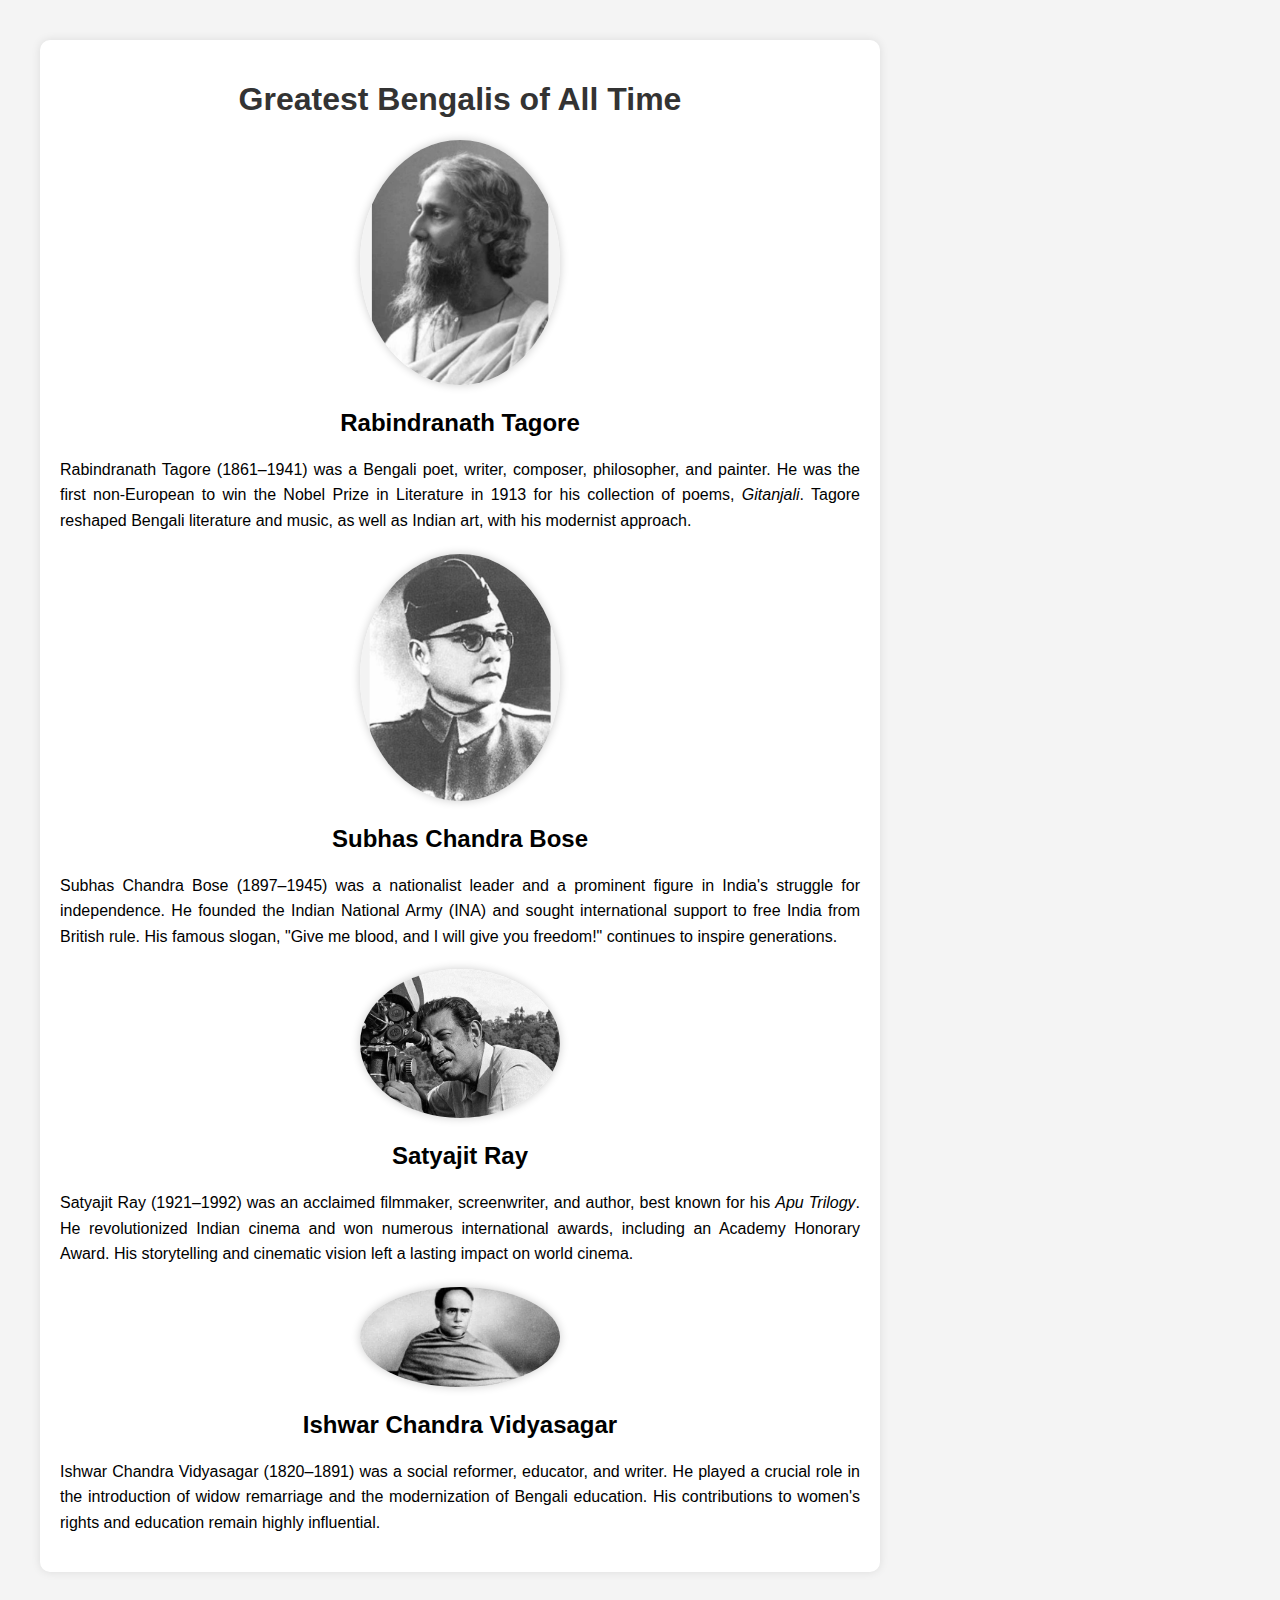
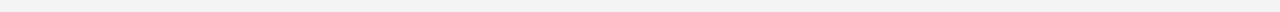
<file: celebs.html>
<!DOCTYPE html>
<html lang="en">

<head>
    <meta charset="UTF-8">
    <meta name="viewport" content="width=device-width, initial-scale=1.0">
    <title>Greatest Bengalis of All Time</title>
    <style>
        body {
            font-family: Arial, sans-serif;
            margin: 20px;
            padding: 20px;
            background-color: #f4f4f4;
        }

        .container {
            max-width: 800px;
            background: white;
            padding: 20px;
            border-radius: 10px;
            box-shadow: 0px 0px 10px rgba(0, 0, 0, 0.1);
        }

        h1 {
            text-align: center;
            color: #333;
        }

        .profile {
            text-align: center;
            margin-top: 20px;
        }

        .profile img {
            width: 200px;
            border-radius: 50%;
            box-shadow: 0px 0px 10px rgba(0, 0, 0, 0.2);
        }

        .bio {
            margin-top: 20px;
            line-height: 1.6;
            text-align: justify;
        }
    </style>
</head>

<body>
    <div class="container">
        <h1>Greatest Bengalis of All Time</h1>

        <div class="profile">
            <img src="images/rabindranathtagore.jpg"
                alt="Rabindranath Tagore">
            <h2>Rabindranath Tagore</h2>
        </div>
        <div class="bio">
            <p>Rabindranath Tagore (1861–1941) was a Bengali poet, writer, composer, philosopher, and painter. He was
                the first non-European to win the Nobel Prize in Literature in 1913 for his collection of poems,
                <i>Gitanjali</i>. Tagore reshaped Bengali literature and music, as well as Indian art, with his
                modernist approach.</p>
        </div>

        <div class="profile">
            <img src="images/netaji.jpg"
                alt="Subhas Chandra Bose">
            <h2>Subhas Chandra Bose</h2>
        </div>
        <div class="bio">
            <p>Subhas Chandra Bose (1897–1945) was a nationalist leader and a prominent figure in India's struggle for
                independence. He founded the Indian National Army (INA) and sought international support to free India
                from British rule. His famous slogan, "Give me blood, and I will give you freedom!" continues to inspire
                generations.</p>
        </div>

        <div class="profile">
            <img src="images/satyajitroy.jpg" alt="Satyajit Ray">
            <h2>Satyajit Ray</h2>
        </div>
        <div class="bio">
            <p>Satyajit Ray (1921–1992) was an acclaimed filmmaker, screenwriter, and author, best known for his <i>Apu
                    Trilogy</i>. He revolutionized Indian cinema and won numerous international awards, including an
                Academy Honorary Award. His storytelling and cinematic vision left a lasting impact on world cinema.</p>
        </div>

        <div class="profile">
            <img src="images/Vidyasagar.jpg"
                alt="Ishwar Chandra Vidyasagar">
            <h2>Ishwar Chandra Vidyasagar</h2>
        </div>
        <div class="bio">
            <p>Ishwar Chandra Vidyasagar (1820–1891) was a social reformer, educator, and writer. He played a crucial
                role in the introduction of widow remarriage and the modernization of Bengali education. His
                contributions to women's rights and education remain highly influential.</p>
        </div>
    </div>
</body>

</html>
</file>
